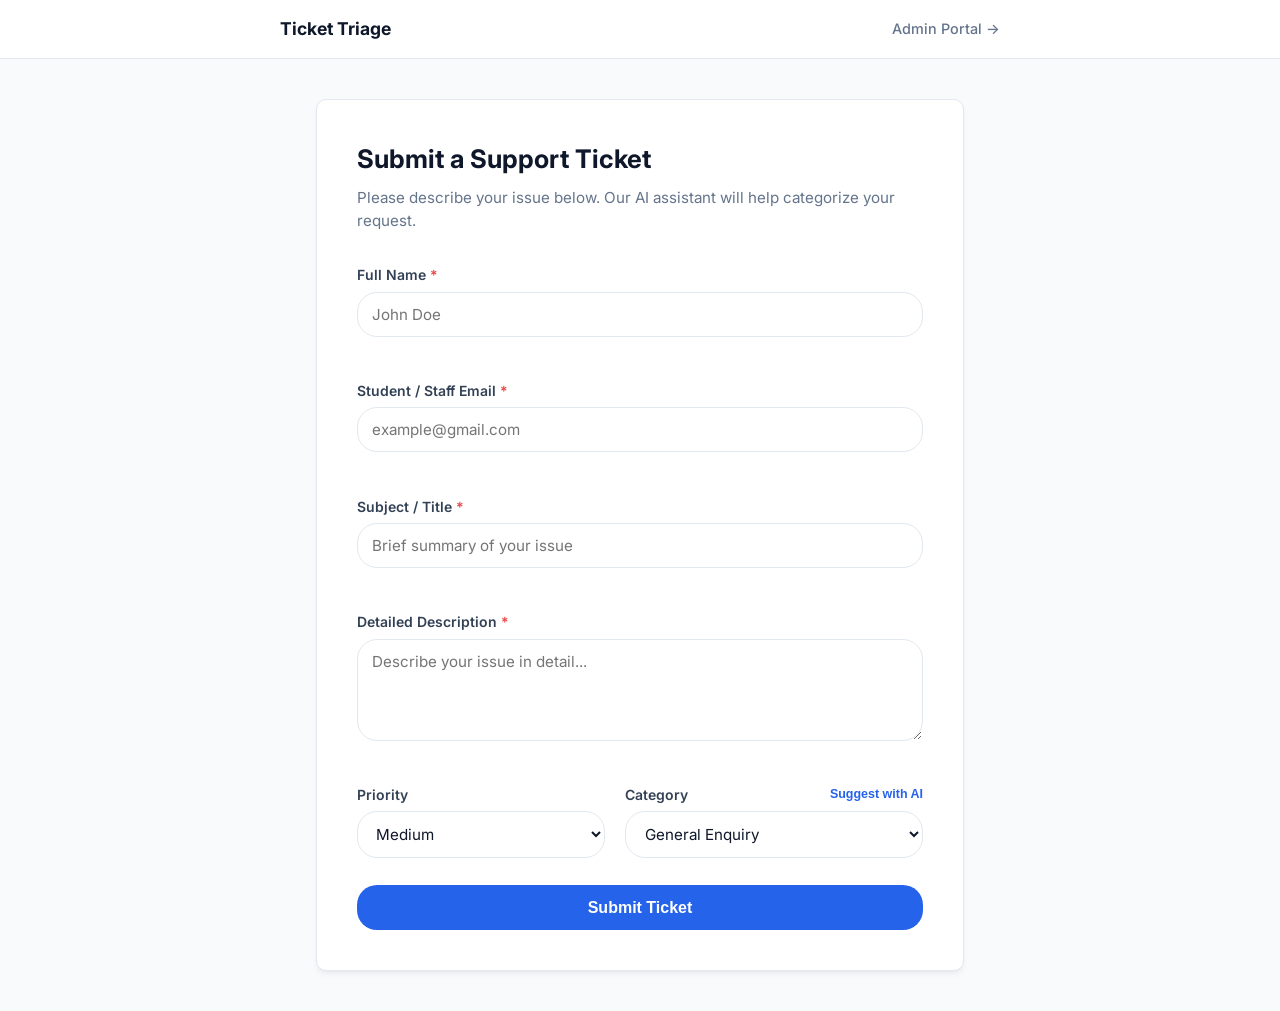
<file: frontend/index.html>
<!DOCTYPE html>
<html lang="en">
<head>
  <meta charset="UTF-8" />
  <meta name="viewport" content="width=device-width, initial-scale=1.0" />
  <title>University Ticket Triage</title>
  <link rel="stylesheet" href="css/styles.css" />
  <link rel="preconnect" href="https://fonts.googleapis.com">
  <link rel="preconnect" href="https://fonts.gstatic.com" crossorigin>
  <link href="https://fonts.googleapis.com/css2?family=Inter:wght@400;500;600;700&display=swap" rel="stylesheet">
</head>
<body>
  <div class="page-wrapper">
    <header class="navbar">
      <div class="nav-container">
        <span class="brand-logo">Ticket Triage</span>
        <a href="admin.html" class="nav-link">Admin Portal &rarr;</a>
      </div>
    </header>

    <main class="container">
      <div class="card">
        <div class="card-header">
          <h1>Submit a Support Ticket</h1>
          <p>Please describe your issue below. Our AI assistant will help categorize your request.</p>
        </div>

        <!-- Success or fail message banner -->
        <div id="statusMessage" class="message-banner hidden"></div>

        <form id="ticketForm" novalidate>
          
          <!-- NAME -->
          <div class="input-group">
            <label for="name">Full Name <span class="required">*</span></label>
            <input 
              type="text" 
              id="name" 
              name="name" 
              placeholder="John Doe" 
              required 
            />
            <small class="error-text" id="nameError"></small>
          </div>

          <!-- EMAIL -->
          <div class="input-group">
            <label for="email">Student / Staff Email <span class="required">*</span></label>
            <input 
              type="email" 
              id="email" 
              name="email" 
              placeholder="example@gmail.com" 
              required 
            />
            <small class="error-text" id="emailError"></small>
          </div>

          <!-- TITLE -->
          <div class="input-group">
            <label for="title">Subject / Title <span class="required">*</span></label>
            <input 
              type="text" 
              id="title" 
              name="title" 
              placeholder="Brief summary of your issue" 
              required 
            />
            <small class="error-text" id="titleError"></small>
          </div>

          <!-- DESCRIPTION -->
          <div class="input-group">
            <label for="description">Detailed Description <span class="required">*</span></label>
            <textarea 
              id="description" 
              name="description" 
              rows="4" 
              placeholder="Describe your issue in detail..." 
              required
            ></textarea>
            <small class="error-text" id="descriptionError"></small>
          </div>

          <!-- PRIORITY AND CATEGORY -->
          <div class="input-row">
            <!-- PRIORITY -->
            <div class="input-group">
              <label for="priority">Priority</label>
              <select id="priority" name="priority">
                <option value="Low">Low</option>
                <option value="Medium" selected>Medium</option>
                <option value="High">High</option>
              </select>
            </div>

            <!-- CATEGORY -->
            <div class="input-group">
              <div class="label-wrapper">
                <label for="category">Category</label>
                <button type="button" id="btnSuggestCategory" class="btn-text">
                  Suggest with AI
                </button>
              </div>
              <select id="category" name="category">
                <option value="General Enquiry">General Enquiry</option>
                <option value="IT Support">IT Support</option>
                <option value="Facilities">Facilities</option>
                <option value="Course Registration">Course Registration</option>
                <option value="Student Finance">Student Finance</option>
                <option value="Library Services">Library Services</option>
              </select>
              <small class="helper-text" id="categoryHint"></small>
            </div>
          </div>

          <!-- SUBMIT BUTTON -->
          <div class="form-actions">
            <button type="submit" id="submitBtn" class="btn-primary">
              <span class="btn-text-label">Submit Ticket</span>
              <span class="spinner hidden" id="loadingSpinner"></span>
            </button>
          </div>

        </form>
      </div>
    </main>
  </div>

  <script src="js/app.js"></script>
</body>
</html>
</file>
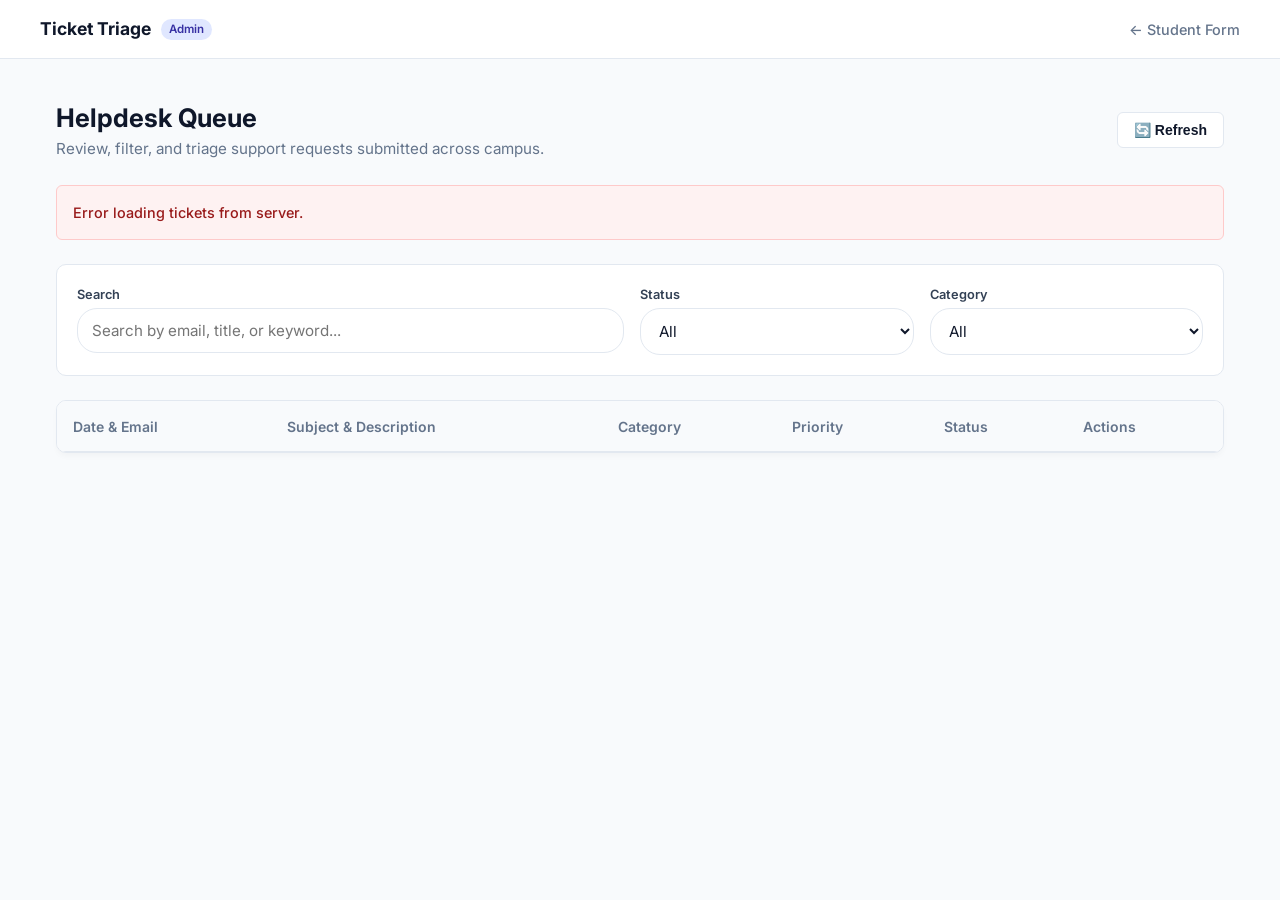
<file: frontend/admin.html>
<!DOCTYPE html>
<html lang="en">
<head>
  <meta charset="UTF-8" />
  <meta name="viewport" content="width=device-width, initial-scale=1.0" />
  <title>University Ticket Triage</title>
  <link rel="stylesheet" href="css/styles.css" />
  <link rel="preconnect" href="https://fonts.googleapis.com">
  <link rel="preconnect" href="https://fonts.gstatic.com" crossorigin>
  <link href="https://fonts.googleapis.com/css2?family=Inter:wght@400;500;600;700&display=swap" rel="stylesheet">
</head>
<body>
  <div class="page-wrapper">
    <!-- Navbar -->
    <header class="navbar">
      <div class="nav-container full-width">
        <span class="brand-logo">Ticket Triage <span class="badge">Admin</span></span>
        <div class="nav-actions">
          <a href="index.html" class="nav-link">&larr; Student Form</a>
        </div>
      </div>
    </header>

    <!-- Main Dashboard Container -->
    <main class="container admin-container">
      
      <!-- Top Overview & Refresh -->
      <div class="dashboard-header">
        <div>
          <h1>Helpdesk Queue</h1>
          <p>Review, filter, and triage support requests submitted across campus.</p>
        </div>
        <button id="btnRefresh" class="btn-secondary">🔄 Refresh</button>
      </div>

      <!-- Live Notification Banner -->
      <div id="adminMessage" class="message-banner hidden"></div>

      <!-- Filter and Search Toolbar -->
      <section class="filter-card">
        <div class="filter-grid">
          
          <!-- SEARCH BY EMAIL / TITLE -->
          <div class="filter-group">
            <label for="searchQuery">Search</label>
            <input 
              type="text" 
              id="searchQuery" 
              placeholder="Search by email, title, or keyword..." 
            />
          </div>

          <!-- FILTER BY STATUS -->
          <div class="filter-group">
            <label for="statusFilter">Status</label>
            <select id="statusFilter">
              <option value="ALL">All</option>
              <option value="New">New</option>
              <option value="Categorised">Categorised</option>
              <option value="In Progress">In Progress</option>
              <option value="Resolved">Resolved</option>
            </select>
          </div>

          <!-- FILTER BY CATEGORY -->
          <div class="filter-group">
            <label for="categoryFilter">Category</label>
            <select id="categoryFilter">
              <option value="ALL">All</option>
              <option value="IT Support">IT Support</option>
              <option value="Facilities">Facilities</option>
              <option value="Course Registration">Course Registration</option>
              <option value="Student Finance">Student Finance</option>
              <option value="Library Services">Library Services</option>
              <option value="General Enquiry">General Enquiry</option>
            </select>
          </div>

        </div>
      </section>

      <!-- Tickets Data Table -->
      <div class="table-card">
        <div class="table-responsive">
          <table class="data-table">
            <thead>
              <tr>
                <th>Date & Email</th>
                <th>Subject & Description</th>
                <th>Category</th>
                <th>Priority</th>
                <th>Status</th>
                <th>Actions</th>
              </tr>
            </thead>
            <tbody id="ticketTableBody">
              <!-- Dynamically populated via admin.js -->
            </tbody>
          </table>
        </div>

        <!-- Empty / Loading State Containers -->
        <div id="loadingState" class="state-container hidden">
          <div class="spinner dark"></div>
          <p>Fetching tickets from database...</p>
        </div>

        <div id="emptyState" class="state-container hidden">
          <p>No tickets found matching your filter criteria.</p>
        </div>
      </div>

    </main>
  </div>

  <script src="js/admin.js"></script>
</body>
</html>
</file>
<file: frontend/css/styles.css>
:root {
  --primary: #2563eb;
  --primary-hover: #1d4ed8;
  --bg-page: #f8fafc;
  --bg-card: #ffffff;
  --text-main: #0f172a;
  --text-muted: #64748b;
  --border-color: #e2e8f0;
  --border-focus: #3b82f6;
  --error: #ef4444;
  --error-bg: #fef2f2;
  --success: #10b981;
  --success-bg: #ecfdf5;
  --radius: 10px;
  --font-family: 'Inter', system-ui, -apple-system, sans-serif;
}

* {
  box-sizing: border-box;
  margin: 0;
  padding: 0;
}

body {
  font-family: var(--font-family);
  background-color: var(--bg-page);
  color: var(--text-main);
  line-height: 1.5;
  -webkit-font-smoothing: antialiased;
}

.page-wrapper {
  min-height: 100vh;
  display: flex;
  flex-direction: column;
}

/* Navbar */
.navbar {
  background: var(--bg-card);
  border-bottom: 1px solid var(--border-color);
  padding: 1rem 1.5rem;
}

.nav-container {
  max-width: 720px;
  margin: 0 auto;
  display: flex;
  justify-content: space-between;
  align-items: center;
}

.brand-logo {
  font-weight: 700;
  font-size: 1.1rem;
  color: var(--text-main);
}

.nav-link {
  color: var(--text-muted);
  text-decoration: none;
  font-size: 0.9rem;
  font-weight: 500;
  transition: color 0.2s;
}

.nav-link:hover {
  color: var(--primary);
}

/* Main Container & Card */
.container {
  max-width: 680px;
  margin: 2.5rem auto;
  padding: 0 1rem;
  width: 100%;
}

.card {
  background: var(--bg-card);
  border-radius: var(--radius);
  border: 1px solid var(--border-color);
  padding: 2.5rem;
  box-shadow: 0 4px 6px -1px rgba(0, 0, 0, 0.05), 0 2px 4px -2px rgba(0, 0, 0, 0.05);
}

.card-header {
  margin-bottom: 2rem;
}

.card-header h1 {
  font-size: 1.6rem;
  font-weight: 700;
  color: var(--text-main);
  margin-bottom: 0.5rem;
}

.card-header p {
  color: var(--text-muted);
  font-size: 0.95rem;
}

/* Form Elements */
.input-group {
  display: flex;
  flex-direction: column;
  margin-bottom: 1.35rem;
}

.input-row {
  display: grid;
  grid-template-columns: 1fr 1.2fr;
  gap: 1.25rem;
}

@media (max-width: 580px) {
  .input-row {
    grid-template-columns: 1fr;
  }
}

.label-wrapper {
  display: flex;
  justify-content: space-between;
  align-items: center;
}

label {
  font-size: 0.875rem;
  font-weight: 600;
  margin-bottom: 0.4rem;
  color: #334155;
}

.required {
  color: var(--error);
}

input, textarea, select {
  font-family: inherit;
  font-size: 0.95rem;
  padding: 0.75rem 0.9rem;
  border-radius: 20px;
  border: 1px solid var(--border-color);
  background-color: #ffffff;
  color: var(--text-main);
  transition: all 0.2s ease-in-out;
  outline: none;
}

input:focus, textarea:focus, select:focus {
  border-color: var(--border-focus);
  box-shadow: 0 0 0 3px rgba(59, 130, 246, 0.15);
}

textarea {
  resize: vertical;
}

/* Button UI */
.btn-primary {
  display: inline-flex;
  align-items: center;
  justify-content: center;
  gap: 0.5rem;
  width: 100%;
  padding: 0.85rem 1.5rem;
  font-size: 1rem;
  font-weight: 600;
  color: #ffffff;
  background-color: var(--primary);
  border: none;
  border-radius: 20px;
  cursor: pointer;
  transition: background-color 0.2s ease-in-out;
}

.btn-primary:hover:not(:disabled) {
  background-color: var(--primary-hover);
}

.btn-primary:disabled {
  opacity: 0.6;
  cursor: not-allowed;
}

.btn-text {
  background: none;
  border: none;
  color: var(--primary);
  font-size: 0.78rem;
  font-weight: 600;
  cursor: pointer;
  padding: 0;
  margin-bottom: 0.4rem;
}

.btn-text:hover {
  text-decoration: underline;
}

/* Spinner */
.spinner {
  width: 16px;
  height: 16px;
  border: 2px solid #ffffff;
  border-bottom-color: transparent;
  border-radius: 50%;
  display: inline-block;
  animation: rotation 1s linear infinite;
}

@keyframes rotation {
  0% { transform: rotate(0deg); }
  100% { transform: rotate(360deg); }
}

/* Validation and Feedback States */
.is-invalid {
  border-color: var(--error) !important;
  background-color: var(--error-bg);
}

.error-text {
  color: var(--error);
  font-size: 0.78rem;
  margin-top: 0.35rem;
  min-height: 1rem;
}

.helper-text {
  color: var(--primary);
  font-size: 0.78rem;
  margin-top: 0.35rem;
}

.message-banner {
  padding: 1rem;
  border-radius: 6px;
  font-size: 0.9rem;
  font-weight: 500;
  margin-bottom: 1.5rem;
}

.message-banner.success {
  background-color: var(--success-bg);
  color: #065f46;
  border: 1px solid #a7f3d0;
}

.message-banner.error {
  background-color: var(--error-bg);
  color: #991b1b;
  border: 1px solid #fecaca;
}

.hidden {
  display: none !important;
}

/* ADMIN DASHBOARD SPECIFIC STYLES */

.nav-container.full-width {
  max-width: 1200px;
}

.admin-container {
  max-width: 1200px;
}

.badge {
  font-size: 0.72rem;
  background-color: #e0e7ff;
  color: #3730a3;
  padding: 0.2rem 0.5rem;
  border-radius: 9999px;
  font-weight: 600;
  vertical-align: middle;
  margin-left: 0.35rem;
}

.dashboard-header {
  display: flex;
  justify-content: space-between;
  align-items: center;
  margin-bottom: 1.5rem;
  flex-wrap: wrap;
  gap: 1rem;
}

.dashboard-header h1 {
  font-size: 1.6rem;
  font-weight: 700;
}

.dashboard-header p {
  color: var(--text-muted);
  font-size: 0.95rem;
}

/* Secondary Button */
.btn-secondary {
  padding: 0.55rem 1rem;
  font-size: 0.875rem;
  font-weight: 600;
  color: var(--text-main);
  background-color: #ffffff;
  border: 1px solid var(--border-color);
  border-radius: 6px;
  cursor: pointer;
  transition: all 0.2s;
}

.btn-secondary:hover {
  background-color: #f1f5f9;
  border-color: #cbd5e1;
}

/* Filter Card */
.filter-card {
  background: var(--bg-card);
  border: 1px solid var(--border-color);
  border-radius: var(--radius);
  padding: 1.25rem;
  margin-bottom: 1.5rem;
}

.filter-grid {
  display: grid;
  grid-template-columns: 2fr 1fr 1fr;
  gap: 1rem;
}

@media (max-width: 768px) {
  .filter-grid {
    grid-template-columns: 1fr;
  }
}

.filter-group {
  display: flex;
  flex-direction: column;
}

.filter-group label {
  font-size: 0.8rem;
  margin-bottom: 0.25rem;
}

/* Data Table */
.table-card {
  background: var(--bg-card);
  border: 1px solid var(--border-color);
  border-radius: var(--radius);
  overflow: hidden;
  box-shadow: 0 4px 6px -1px rgba(0, 0, 0, 0.03);
}

.table-responsive {
  width: 100%;
  overflow-x: auto;
}

.data-table {
  width: 100%;
  border-collapse: collapse;
  text-align: left;
  font-size: 0.875rem;
}

.data-table th {
  background-color: #f8fafc;
  padding: 0.9rem 1rem;
  font-weight: 600;
  color: var(--text-muted);
  border-bottom: 1px solid var(--border-color);
  white-space: nowrap;
}

.data-table td {
  padding: 1rem;
  border-bottom: 1px solid var(--border-color);
  vertical-align: top;
}

.data-table tbody tr:hover {
  background-color: #f8fafc;
}

/* Table Text Cell Details */
.ticket-title {
  font-weight: 600;
  color: var(--text-main);
  margin-bottom: 0.25rem;
}

.ticket-desc {
  color: var(--text-muted);
  font-size: 0.8rem;
  max-width: 320px;
  line-height: 1.4;
}

.ticket-meta-date {
  font-size: 0.75rem;
  color: var(--text-muted);
  margin-bottom: 0.2rem;
}

.ticket-meta-email {
  font-weight: 500;
  color: var(--text-main);
}

/* Status & Priority Pills */
.pill {
  display: inline-block;
  padding: 0.2rem 0.5rem;
  border-radius: 4px;
  font-size: 0.75rem;
  font-weight: 600;
}

.pill-priority-High { background-color: #fee2e2; color: #b91c1c; }
.pill-priority-Medium { background-color: #fef3c7; color: #b45309; }
.pill-priority-Low { background-color: #e0f2fe; color: #0369a1; }

.pill-status-New { background-color: #dbeafe; color: #1e40af; }
.pill-status-Categorised { background-color: #f3e8ff; color: #6b21a8; }
.pill-status-In-Progress { background-color: #ffedd5; color: #c2410c; }
.pill-status-Resolved { background-color: #dcfce7; color: #15803d; }

/* Status Update Select inside Table */
.status-select {
  padding: 0.35rem 0.5rem;
  font-size: 0.8rem;
  border-radius: 4px;
  border: 1px solid var(--border-color);
  background-color: #fff;
  cursor: pointer;
}

/* Loading & Empty State Containers */
.state-container {
  display: flex;
  flex-direction: column;
  align-items: center;
  justify-content: center;
  padding: 3.5rem 1rem;
  color: var(--text-muted);
}

.spinner.dark {
  border-color: var(--text-muted);
  border-bottom-color: transparent;
  margin-bottom: 0.75rem;
}
</file>
